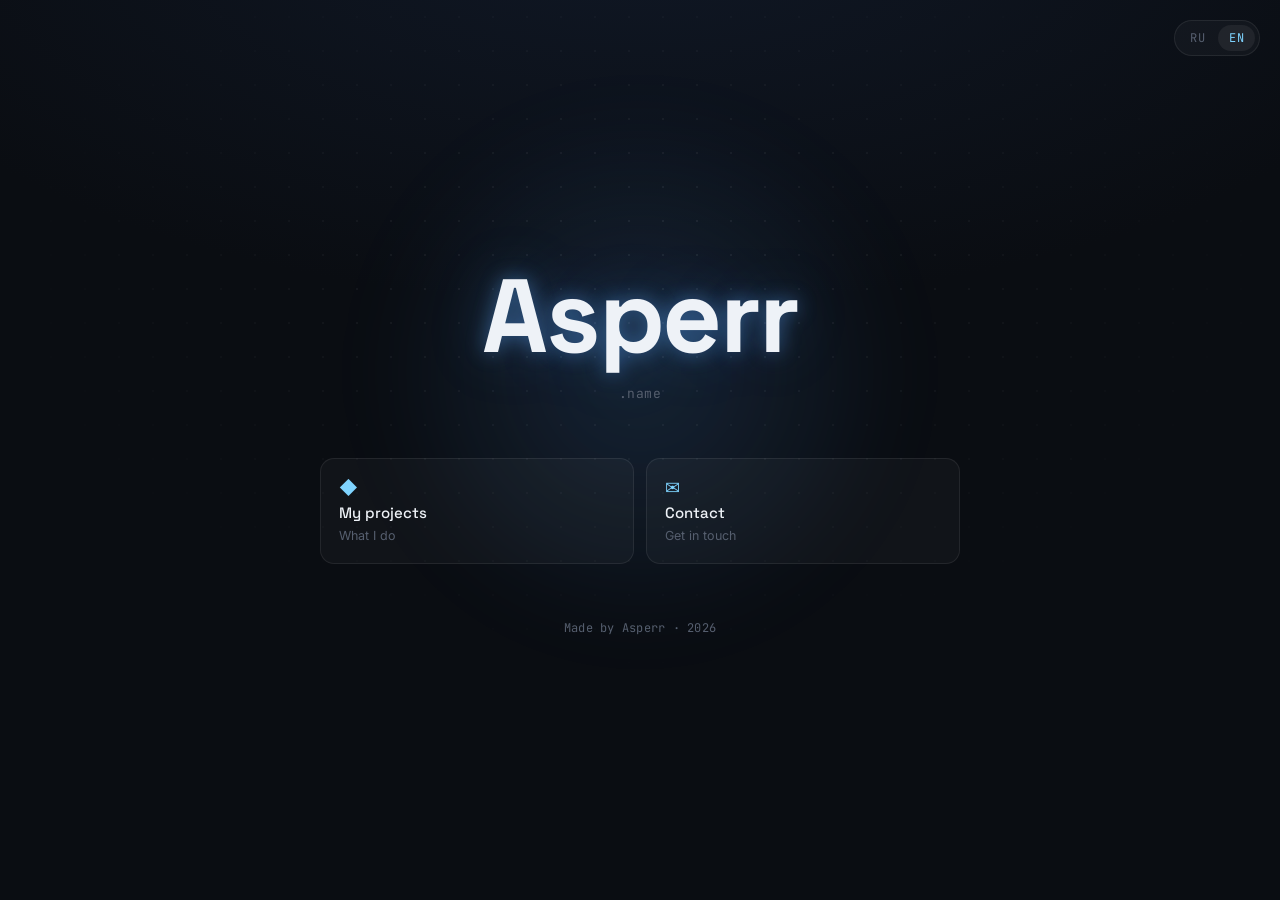
<file: index.html>
<!DOCTYPE html>
<html lang="ru" id="html-root">
<head>
<meta charset="UTF-8">
<meta name="viewport" content="width=device-width, initial-scale=1.0">
<title>Main Page | asperr.name</title>
<link rel="preconnect" href="https://fonts.googleapis.com">
<link rel="preconnect" href="https://fonts.gstatic.com" crossorigin>
<link href="https://fonts.googleapis.com/css2?family=Space+Grotesk:wght@400;500;700&family=Inter:wght@400;500;600&family=JetBrains+Mono:wght@400;500&display=swap" rel="stylesheet">
<link rel="stylesheet" href="styles/index.css">
</head>
<body>

<div class="lang-switch">
  <button type="button" data-lang-btn="ru">RU</button>
  <button type="button" data-lang-btn="en">EN</button>
</div>

<div class="glow-orb"></div>

<main>
  <h1 class="nickname">Asperr</h1>
  <p class="tagline">.name</p>

  <div class="grid">
    <a href="https://git.asperr.name" class="card">
      <span class="card-icon">&#9670;</span>
      <span class="card-title" data-ru="Мои проекты" data-en="My projects">Мои проекты</span>
      <span class="card-sub" data-ru="Что я делаю" data-en="What I do">Что я делаю</span>
    </a>
    <a href="pages/contacts.html" class="card">
      <span class="card-icon">&#9993;</span>
      <span class="card-title" data-ru="Контакты" data-en="Contact">Контакты</span>
      <span class="card-sub" data-ru="Как со мной связаться" data-en="Get in touch">Как со мной связаться</span>
    </a>
  </div>
</main>

<footer>Made by Asperr &middot; 2026</footer>

<script src="scripts/index.js"></script>
</body>
</html>
</file>
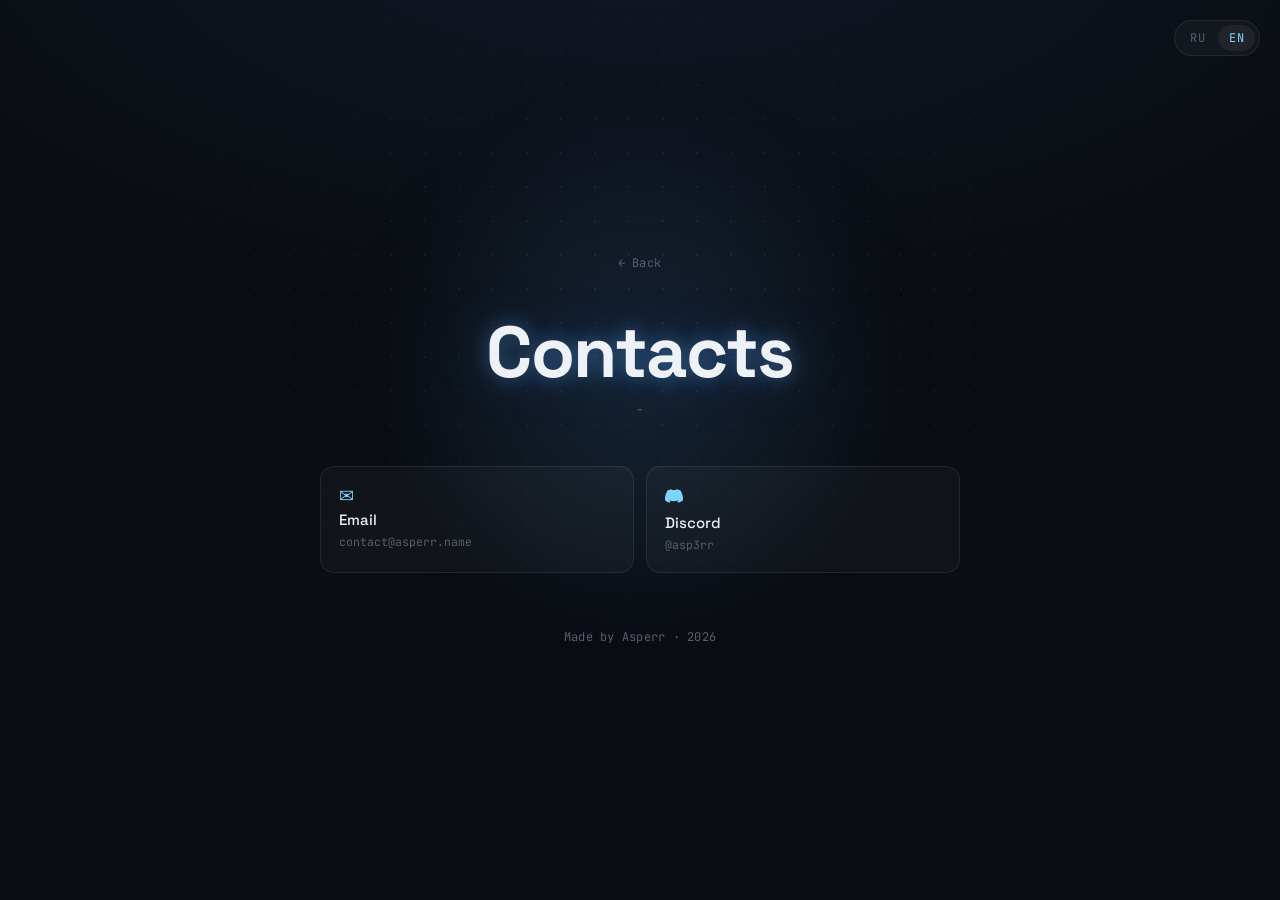
<file: pages/contacts.html>
<!DOCTYPE html>
<html lang="ru" id="html-root">
<head>
  <meta charset="UTF-8">
  <meta name="viewport" content="width=device-width, initial-scale=1.0">
  <title>Contacts | asperr.name</title>
  <link rel="preconnect" href="https://fonts.googleapis.com">
  <link rel="preconnect" href="https://fonts.gstatic.com" crossorigin>
  <link href="https://fonts.googleapis.com/css2?family=Space+Grotesk:wght@400;500;700&family=Inter:wght@400;500;600&family=JetBrains+Mono:wght@400;500&display=swap" rel="stylesheet">
  <link rel="stylesheet" href="../styles/contacts.css">
</head>
<body>

  <div class="lang-switch">
    <button type="button" data-lang-btn="ru">RU</button>
    <button type="button" data-lang-btn="en">EN</button>
  </div>

  <div class="glow-orb"></div>

  <main>
    <a href="../index.html" class="back-link">
      <span class="back-arrow">&#8592;</span>
      <span data-ru="Назад" data-en="Back">Назад</span>
    </a>

    <h1 class="page-title">
      <span data-ru="Контакты" data-en="Contacts">Контакты</span>
    </h1>
    <p class="page-sub" data-ru="-" data-en="-">-</p>

    <div class="contacts-grid">

      <a href="mailto:contact@asperr.name" class="contact-card">
        <span class="contact-icon">&#9993;</span>
        <span class="contact-label" data-ru="Почта" data-en="Email">Почта</span>
        <span class="contact-value">contact@asperr.name</span>
      </a>

      <a href="https://ds.asperr.name" target="_blank" rel="noopener" class="contact-card">
        <span class="contact-icon">
          <svg width="18" height="18" viewBox="0 0 24 24" fill="currentColor" xmlns="http://www.w3.org/2000/svg">
            <path d="M20.317 4.37a19.791 19.791 0 0 0-4.885-1.515.074.074 0 0 0-.079.037c-.21.375-.444.864-.608 1.25a18.27 18.27 0 0 0-5.487 0 12.64 12.64 0 0 0-.617-1.25.077.077 0 0 0-.079-.037A19.736 19.736 0 0 0 3.677 4.37a.07.07 0 0 0-.032.027C.533 9.046-.32 13.58.099 18.057c.002.022.015.043.031.056a19.9 19.9 0 0 0 5.993 3.03.077.077 0 0 0 .084-.028 14.09 14.09 0 0 0 1.226-1.994.076.076 0 0 0-.041-.106 13.107 13.107 0 0 1-1.872-.892.077.077 0 0 1-.008-.128 10.2 10.2 0 0 0 .372-.292.074.074 0 0 1 .077-.01c3.928 1.793 8.18 1.793 12.062 0a.074.074 0 0 1 .078.01c.12.098.246.198.373.292a.077.077 0 0 1-.006.127 12.299 12.299 0 0 1-1.873.892.077.077 0 0 0-.041.107c.36.698.772 1.362 1.225 1.993a.076.076 0 0 0 .084.028 19.839 19.839 0 0 0 6.002-3.03.077.077 0 0 0 .032-.054c.5-5.177-.838-9.674-3.549-13.66a.061.061 0 0 0-.031-.03z"/>
          </svg>
        </span>
        <span class="contact-label" data-ru="Дискорд" data-en="Discord">Дискорд</span>
        <span class="contact-value">@asp3rr</span>
      </a>

    </div>
  </main>

  <footer>Made by Asperr &middot; 2026</footer>

  <script src="../scripts/contacts.js"></script>
</body>
</html>
</file>
<file: styles/index.css>
:root {
    --bg: #0a0d12;
    --bg-2: #0d1117;
    --surface: rgba(255, 255, 255, 0.03);
    --surface-hover: rgba(255, 255, 255, 0.06);
    --border: rgba(255, 255, 255, 0.08);
    --border-hover: rgba(93, 169, 255, 0.5);
    --text-primary: #eef2f7;
    --text-secondary: #8a94a6;
    --text-muted: #565f6f;
    --accent: #5da9ff;
    --accent-2: #7fd4ff;
    --accent-glow: rgba(93, 169, 255, 0.45);
  }

  * { margin: 0; padding: 0; box-sizing: border-box; }

  html, body {
    height: 100%;
  }

  body {
    background: radial-gradient(ellipse 120% 80% at 50% -10%, #101826 0%, var(--bg) 55%);
    color: var(--text-primary);
    font-family: 'Inter', sans-serif;
    min-height: 100vh;
    display: flex;
    flex-direction: column;
    align-items: center;
    justify-content: center;
    overflow-x: hidden;
    position: relative;
    padding: 2rem 1.5rem;
  }

  /* точечная сетка фона */
  body::before {
    content: "";
    position: fixed;
    inset: 0;
    background-image: radial-gradient(rgba(255, 255, 255, 0.06) 1px, transparent 1px);
    background-size: 34px 34px;
    mask-image: radial-gradient(ellipse 70% 60% at 50% 30%, black 10%, transparent 75%);
    -webkit-mask-image: radial-gradient(ellipse 70% 60% at 50% 30%, black 10%, transparent 75%);
    pointer-events: none;
    z-index: 0;
  }

  .glow-orb {
    position: fixed;
    top: 8%;
    left: 50%;
    transform: translateX(-50%);
    width: 600px;
    height: 600px;
    background: radial-gradient(circle, var(--accent-glow) 0%, transparent 65%);
    filter: blur(40px);
    opacity: 0.35;
    pointer-events: none;
    z-index: 0;
    animation: pulse 6s ease-in-out infinite;
  }

  @keyframes pulse {
    0%, 100% { opacity: 0.28; transform: translateX(-50%) scale(1); }
    50% { opacity: 0.42; transform: translateX(-50%) scale(1.06); }
  }

  main {
    position: relative;
    z-index: 1;
    display: flex;
    flex-direction: column;
    align-items: center;
    text-align: center;
    max-width: 640px;
    width: 100%;
  }

  .nickname {
    font-family: 'Space Grotesk', sans-serif;
    font-weight: 700;
    font-size: clamp(3.5rem, 12vw, 6.5rem);
    letter-spacing: -0.02em;
    line-height: 1;
    color: var(--text-primary);
    text-shadow:
      0 0 20px var(--accent-glow),
      0 0 60px rgba(93, 169, 255, 0.25);
    margin-bottom: 1.1rem;
  }

  .tagline {
    font-family: 'JetBrains Mono', monospace;
    font-size: 13px;
    letter-spacing: 0.04em;
    color: var(--text-muted);
    margin-bottom: 3.5rem;
  }

  .grid {
    display: grid;
    grid-template-columns: repeat(auto-fit, minmax(150px, 1fr));
    gap: 12px;
    width: 100%;
  }

  .card {
    position: relative;
    display: flex;
    flex-direction: column;
    align-items: flex-start;
    gap: 6px;
    padding: 20px 18px;
    background: var(--surface);
    border: 1px solid var(--border);
    border-radius: 14px;
    text-decoration: none;
    color: var(--text-primary);
    transition: border-color 0.25s ease, background 0.25s ease, transform 0.25s ease;
    overflow: hidden;
  }

  .card::before {
    content: "";
    position: absolute;
    inset: 0;
    background: radial-gradient(120px 80px at 20% 0%, var(--accent-glow), transparent 70%);
    opacity: 0;
    transition: opacity 0.3s ease;
    pointer-events: none;
  }

  .card:hover {
    border-color: var(--border-hover);
    background: var(--surface-hover);
    transform: translateY(-2px);
  }

  .card:hover::before {
    opacity: 0.5;
  }

  .card-icon {
    font-size: 18px;
    line-height: 1;
    color: var(--accent-2);
  }

  .card-title {
    font-family: 'Space Grotesk', sans-serif;
    font-weight: 500;
    font-size: 15px;
  }

  .card-sub {
    font-size: 12.5px;
    color: var(--text-muted);
  }

  .lang-switch {
    position: fixed;
    top: 20px;
    right: 20px;
    z-index: 2;
    display: flex;
    align-items: center;
    gap: 2px;
    padding: 4px;
    background: var(--surface);
    border: 1px solid var(--border);
    border-radius: 100px;
    font-family: 'JetBrains Mono', monospace;
  }

  .lang-switch button {
    appearance: none;
    border: none;
    background: transparent;
    color: var(--text-muted);
    font-family: inherit;
    font-size: 12px;
    letter-spacing: 0.04em;
    padding: 5px 11px;
    border-radius: 100px;
    cursor: pointer;
    transition: color 0.2s ease, background 0.2s ease;
  }

  .lang-switch button:hover {
    color: var(--text-primary);
  }

  .lang-switch button.active {
    background: var(--surface-hover);
    color: var(--accent-2);
  }

  footer {
    position: relative;
    z-index: 1;
    margin-top: 3.5rem;
    font-family: 'JetBrains Mono', monospace;
    font-size: 12px;
    color: var(--text-muted);
    letter-spacing: 0.02em;
  }

  @media (max-width: 480px) {
    .grid { grid-template-columns: 1fr; }
  }
</file>
<file: styles/contacts.css>
:root {
  --bg: #0a0d12;
  --bg-2: #0d1117;
  --surface: rgba(255, 255, 255, 0.03);
  --surface-hover: rgba(255, 255, 255, 0.06);
  --border: rgba(255, 255, 255, 0.08);
  --border-hover: rgba(93, 169, 255, 0.5);
  --text-primary: #eef2f7;
  --text-secondary: #8a94a6;
  --text-muted: #565f6f;
  --accent: #5da9ff;
  --accent-2: #7fd4ff;
  --accent-glow: rgba(93, 169, 255, 0.45);
}

* { margin: 0; padding: 0; box-sizing: border-box; }

html, body { height: 100%; }

body {
  background: radial-gradient(ellipse 120% 80% at 50% -10%, #101826 0%, var(--bg) 55%);
  color: var(--text-primary);
  font-family: 'Inter', sans-serif;
  min-height: 100vh;
  display: flex;
  flex-direction: column;
  align-items: center;
  justify-content: center;
  overflow-x: hidden;
  position: relative;
  padding: 2rem 1.5rem;
}

body::before {
  content: "";
  position: fixed;
  inset: 0;
  background-image: radial-gradient(rgba(255, 255, 255, 0.06) 1px, transparent 1px);
  background-size: 34px 34px;
  mask-image: radial-gradient(ellipse 70% 60% at 50% 30%, black 10%, transparent 75%);
  -webkit-mask-image: radial-gradient(ellipse 70% 60% at 50% 30%, black 10%, transparent 75%);
  pointer-events: none;
  z-index: 0;
}

.glow-orb {
  position: fixed;
  top: 8%;
  left: 50%;
  transform: translateX(-50%);
  width: 600px;
  height: 600px;
  background: radial-gradient(circle, var(--accent-glow) 0%, transparent 65%);
  filter: blur(40px);
  opacity: 0.35;
  pointer-events: none;
  z-index: 0;
  animation: pulse 6s ease-in-out infinite;
}

@keyframes pulse {
  0%, 100% { opacity: 0.28; transform: translateX(-50%) scale(1); }
  50%       { opacity: 0.42; transform: translateX(-50%) scale(1.06); }
}

/* ── layout ── */
main {
  position: relative;
  z-index: 1;
  display: flex;
  flex-direction: column;
  align-items: center;
  text-align: center;
  max-width: 640px;
  width: 100%;
}

/* ── back link ── */
.back-link {
  display: inline-flex;
  align-items: center;
  gap: 6px;
  margin-bottom: 2.8rem;
  font-family: 'JetBrains Mono', monospace;
  font-size: 12px;
  letter-spacing: 0.04em;
  color: var(--text-muted);
  text-decoration: none;
  transition: color 0.2s ease;
}

.back-link:hover {
  color: var(--accent-2);
}

.back-arrow {
  display: inline-block;
  transition: transform 0.2s ease;
}

.back-link:hover .back-arrow {
  transform: translateX(-3px);
}

/* ── heading ── */
.page-title {
  font-family: 'Space Grotesk', sans-serif;
  font-weight: 700;
  font-size: clamp(2.4rem, 9vw, 4.5rem);
  letter-spacing: -0.02em;
  line-height: 1;
  color: var(--text-primary);
  text-shadow:
    0 0 20px var(--accent-glow),
    0 0 60px rgba(93, 169, 255, 0.25);
  margin-bottom: 0.8rem;
}

.page-sub {
  font-family: 'JetBrains Mono', monospace;
  font-size: 13px;
  letter-spacing: 0.04em;
  color: var(--text-muted);
  margin-bottom: 3rem;
}

/* ── contact cards ── */
.contacts-grid {
  display: grid;
  grid-template-columns: repeat(auto-fit, minmax(160px, 1fr));
  gap: 12px;
  width: 100%;
}

.contact-card {
  position: relative;
  display: flex;
  flex-direction: column;
  align-items: flex-start;
  gap: 5px;
  padding: 20px 18px;
  background: var(--surface);
  border: 1px solid var(--border);
  border-radius: 14px;
  text-decoration: none;
  color: var(--text-primary);
  transition: border-color 0.25s ease, background 0.25s ease, transform 0.25s ease;
  overflow: hidden;
}

.contact-card::before {
  content: "";
  position: absolute;
  inset: 0;
  background: radial-gradient(120px 80px at 20% 0%, var(--accent-glow), transparent 70%);
  opacity: 0;
  transition: opacity 0.3s ease;
  pointer-events: none;
}

.contact-card:hover {
  border-color: var(--border-hover);
  background: var(--surface-hover);
  transform: translateY(-2px);
}

.contact-card:hover::before { opacity: 0.5; }

.contact-icon {
  font-size: 18px;
  line-height: 1;
  color: var(--accent-2);
}

.contact-label {
  font-family: 'Space Grotesk', sans-serif;
  font-weight: 500;
  font-size: 15px;
}

.contact-value {
  font-family: 'JetBrains Mono', monospace;
  font-size: 11.5px;
  color: var(--text-muted);
  word-break: break-all;
}

/* ── lang switch ── */
.lang-switch {
  position: fixed;
  top: 20px;
  right: 20px;
  z-index: 2;
  display: flex;
  align-items: center;
  gap: 2px;
  padding: 4px;
  background: var(--surface);
  border: 1px solid var(--border);
  border-radius: 100px;
  font-family: 'JetBrains Mono', monospace;
}

.lang-switch button {
  appearance: none;
  border: none;
  background: transparent;
  color: var(--text-muted);
  font-family: inherit;
  font-size: 12px;
  letter-spacing: 0.04em;
  padding: 5px 11px;
  border-radius: 100px;
  cursor: pointer;
  transition: color 0.2s ease, background 0.2s ease;
}

.lang-switch button:hover { color: var(--text-primary); }
.lang-switch button.active {
  background: var(--surface-hover);
  color: var(--accent-2);
}

/* ── footer ── */
footer {
  position: relative;
  z-index: 1;
  margin-top: 3.5rem;
  font-family: 'JetBrains Mono', monospace;
  font-size: 12px;
  color: var(--text-muted);
  letter-spacing: 0.02em;
}

@media (max-width: 480px) {
  .contacts-grid { grid-template-columns: 1fr; }
}
</file>
